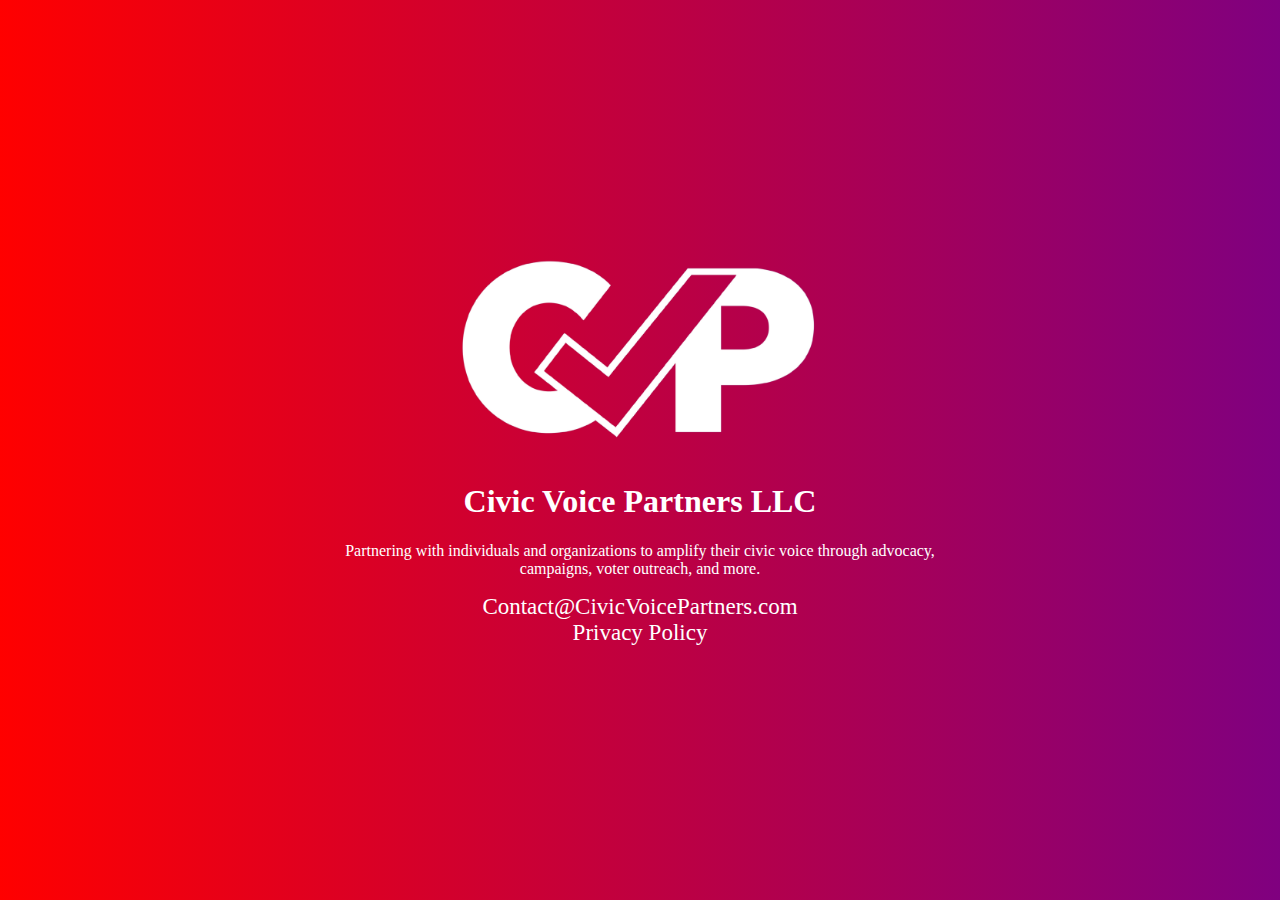
<file: index.html>
<!DOCTYPE html>
<html lang="en">
<head>
    <meta charset="UTF-8">
    <meta name="viewport" content="width=device-width, initial-scale=1.0">
    <link rel="stylesheet" href="style.css">
    <link rel="icon" href="favicon.png" type="image/x-icon">
    <title>Civic Voice Partners</title>
</head>
<body>
    <div class="gradient-background">
        <div class="logo-container">
            <img src="CVP Washout Logo.png" alt="Civic Voice Partners" class="logo">
            <h1>Civic Voice Partners LLC</h1>
            <p>Partnering with individuals and organizations to amplify their civic voice through advocacy, campaigns, voter outreach, and more.</p>
            <a href="mailto:Contact@CivicVoicePartners.com">Contact@CivicVoicePartners.com</a>
            <br>
            <a href='privacy.html'>Privacy Policy</a>
      </div>    
    </div>
</body>
</html>
</file>
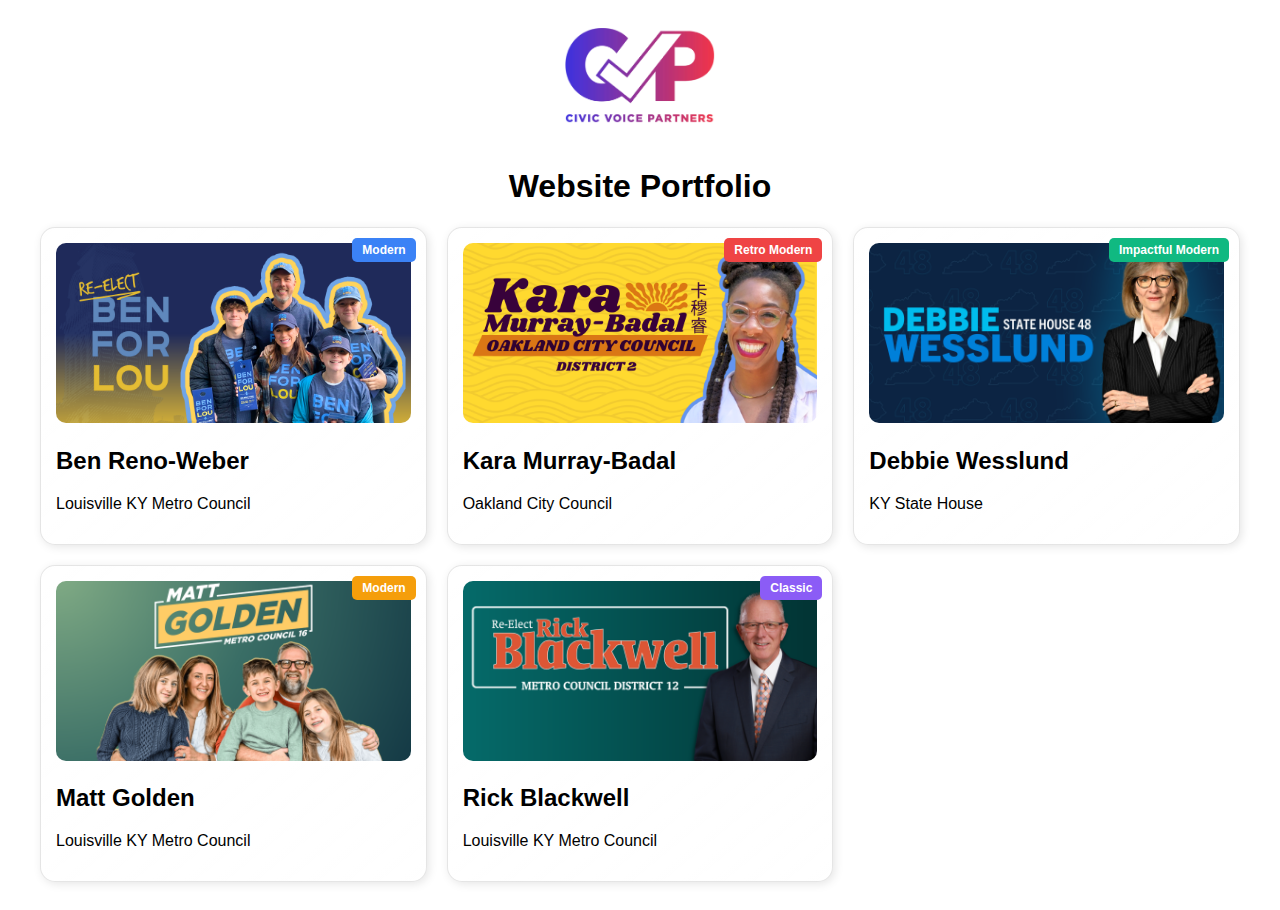
<file: web/index.html>
<!DOCTYPE html>
<html lang="en">
<head>
    <meta charset="UTF-8">
    <meta name="viewport" content="width=device-width, initial-scale=1.0">
    <link rel="icon" href="../favicon.png" type="image/x-icon">
    <title>CVP: Website Portfolio</title>
    <link rel="stylesheet" href="https://cdnjs.cloudflare.com/ajax/libs/animate.css/4.1.1/animate.min.css" />
    <meta property="og:image" content="images/banner.png">
    <meta name="twitter:card" content="images/banner.png">
    <style>
        body {
            font-family: Arial, sans-serif;
            background-color: white;
            color: black;
            text-align: center;
            padding: 20px;
        }
        .container {
            max-width: 1200px;
            margin: 0 auto;
            display: grid;
            grid-template-columns: repeat(auto-fit, minmax(300px, 1fr));
            gap: 20px;
        }
        .logo {
            width: 150px;
            margin-bottom: 20px;
        }
        .card {
            background: linear-gradient(to bottom right, rgba(255, 255, 255, 0.2), rgba(255, 255, 255, 0.1));
            border: 1px solid rgba(0, 0, 0, 0.1);
            border-radius: 15px;
            box-shadow: 2px 2px 10px rgba(0, 0, 0, 0.1);
            padding: 15px;
            text-align: left;
            transition: transform 0.2s ease-in-out;
            overflow: hidden;
            position: relative;
        }
        .card:hover {
            transform: scale(1.05);
            box-shadow: 4px 4px 15px rgba(0, 0, 0, 0.15);
        }
        .card img {
            width: 100%;
            height: 180px;
            object-fit: cover;
            border-radius: 10px;
        }
        .tag {
            position: absolute;
            top: 10px;
            right: 10px;
            padding: 5px 10px;
            font-size: 12px;
            font-weight: bold;
            color: white;
            border-radius: 5px;
        }
        .blue { background-color: #3b82f6; }
        .red { background-color: #ef4444; }
        .green { background-color: #10b981; }
        .yellow { background-color: #f59e0b; }
        .purple { background-color: #8b5cf6; }
        
        .card a {
            text-decoration: none;
            color: black;
        }
    </style>
</head>
<body>
    <img src="../CVP-RB.png" alt="Civic Voice Partners Logo" class="logo animate__animated animate__fadeInDown">
    <h1 class="animate__animated animate__fadeInDown">Website Portfolio</h1>
    <div class="container" id="portfolio"></div>
    <script>
        const websites = [
            { name: "Ben Reno-Weber", url: "https://www.benforlou.com/", image: "images/benforlou.png", description: "Louisville KY Metro Council", tag: "Modern", tagColor: "blue" },
            { name: "Kara Murray-Badal", url: "https://www.kmb4oakland.com/", image: "images/kmb4oakland.png", description: "Oakland City Council", tag: "Retro Modern", tagColor: "red" },
            { name: "Debbie Wesslund", url: "https://web.archive.org/web/20240322002743/https://www.debbiewesslund.com/", image: "images/debbiewesslund.png", description: "KY State House", tag: "Impactful Modern", tagColor: "green" },
            { name: "Matt Golden", url: "https://web.archive.org/web/20240917052804/https://www.mattformetro.com/", image: "images/mattformetro.png", description: "Louisville KY Metro Council", tag: "Modern", tagColor: "yellow" },
            { name: "Rick Blackwell", url: "https://web.archive.org/web/20240616091840/https://www.rickforcouncil.com/", image: "images/rickforcouncil.png", description: "Louisville KY Metro Council", tag: "Classic", tagColor: "purple" }
        ];
        
        const portfolioContainer = document.getElementById('portfolio');
        websites.forEach(site => {
            const card = document.createElement('a');
            card.href = site.url;
            card.target = "_blank";
            card.className = "card animate__animated animate__fadeInUp";
            card.style.textDecoration = "none";
            card.style.color = "black";
            card.innerHTML = `
                <span class="tag ${site.tagColor}">${site.tag}</span>
                <img src="${site.image}" alt="${site.name}">
                <h2>${site.name}</h2>
                <p>${site.description}</p>
            `;
            portfolioContainer.appendChild(card);
        });
    </script>
</body>
</html>
</file>
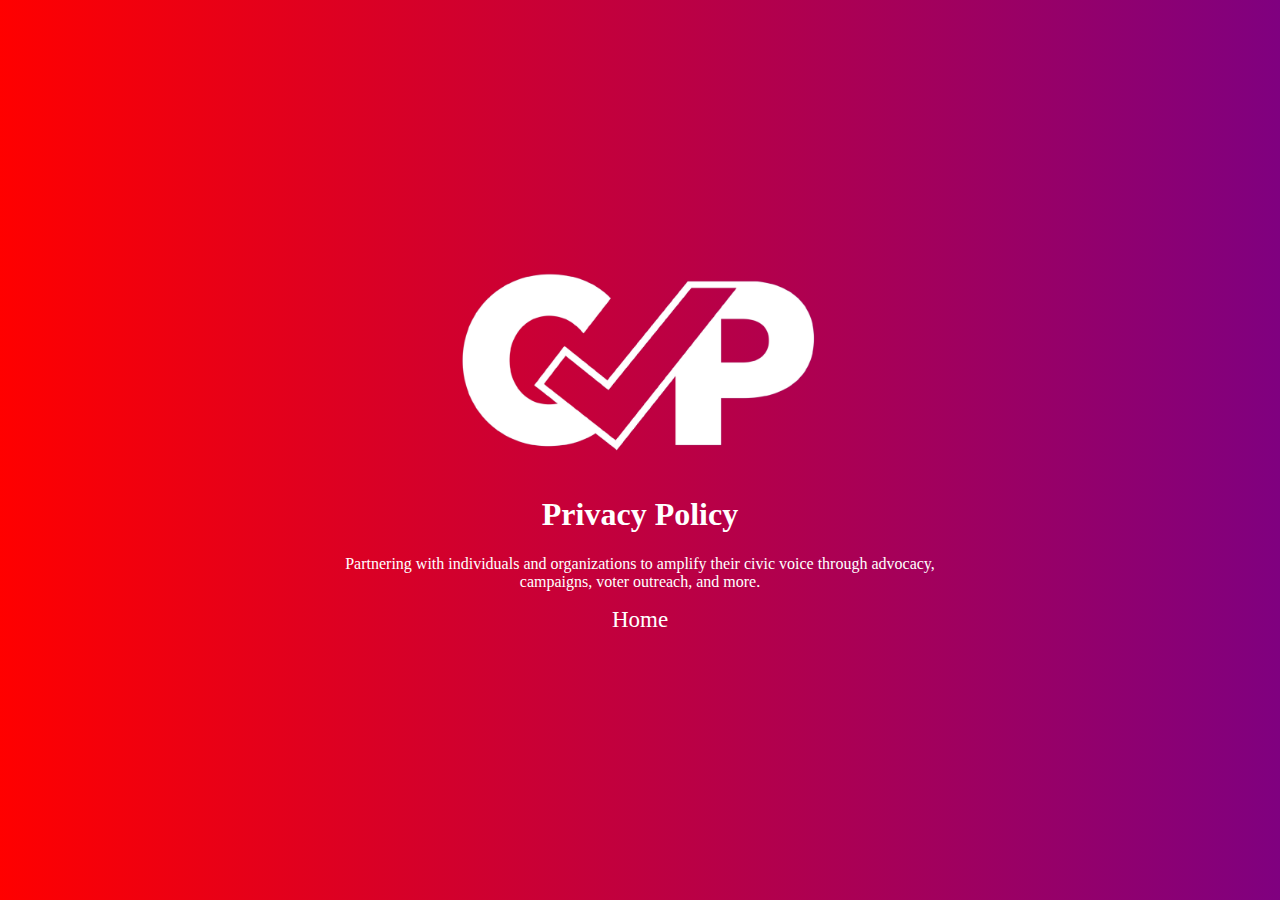
<file: privacy.html>
<!DOCTYPE html>
<html lang="en">
<head>
    <meta charset="UTF-8">
    <meta name="viewport" content="width=device-width, initial-scale=1.0">
    <link rel="stylesheet" href="style.css">
    <link rel="icon" href="CVP Blue Logo.png" type="image/x-icon">
    <title>Privacy Policy</title>
</head>
<body>
    <div class="gradient-background">
        <div class="logo-container">
            <img src="CVP Washout Logo.png" alt="Civic Voice Partners" class="logo">
            <h1>Privacy Policy</h1>
            <p>Partnering with individuals and organizations to amplify their civic voice through advocacy, campaigns, voter outreach, and more.</p>
            <a href='index.html'>Home</a>
      </div>    
    </div>
</body>
</html>
</file>
<file: style.css>
body, html {
    margin: 0;
    padding: 0;
    height: 100%;
    width: 100%;
    font-family: "Public Sans";
}

.gradient-background {
    position: absolute;
    width: 100%;
    height: 100%;
    background: linear-gradient(90deg, red, blue);
    background-size: 200% 200%;
    animation: gradient-animation 7s linear infinite;
}
h1,p {
    color: white;
    text-align: center;
}

@keyframes gradient-animation {
    0% {
        background-position: 100% 0;
    }
    50% {
        background-position: 0 0;
    }
    100% {
        background-position: 100% 0;
    }
}

.logo-container {
    position: absolute;
    top: 50%;
    left: 50%;
    transform: translate(-50%, -50%);
    text-align: center;
}

.logo {
    max-width: 375px; /* Adjust the size as needed */
}
@font-face {
    font-family: "Public Sans";
    src: url('https://raw.githubusercontent.com/uswds/public-sans/f8e38ba18f1963edd4d09c9194472a30d55eca2a/fonts/webfonts/PublicSans-SemiBold.woff2') format('woff2');
    font-weight: bold;
    font-style: normal;
}
a {
    color: white;
    text-decoration: none;
    font-size: 23px;
}

.header-container {
    position: absolute;
    top: 0;
    left: 50%;
    transform: translateX(-50%);
    padding-top: 20px; 
    text-align: center;
}

.logosmall {
    max-width: 275px; /* Adjust the size as needed */
}
</file>
